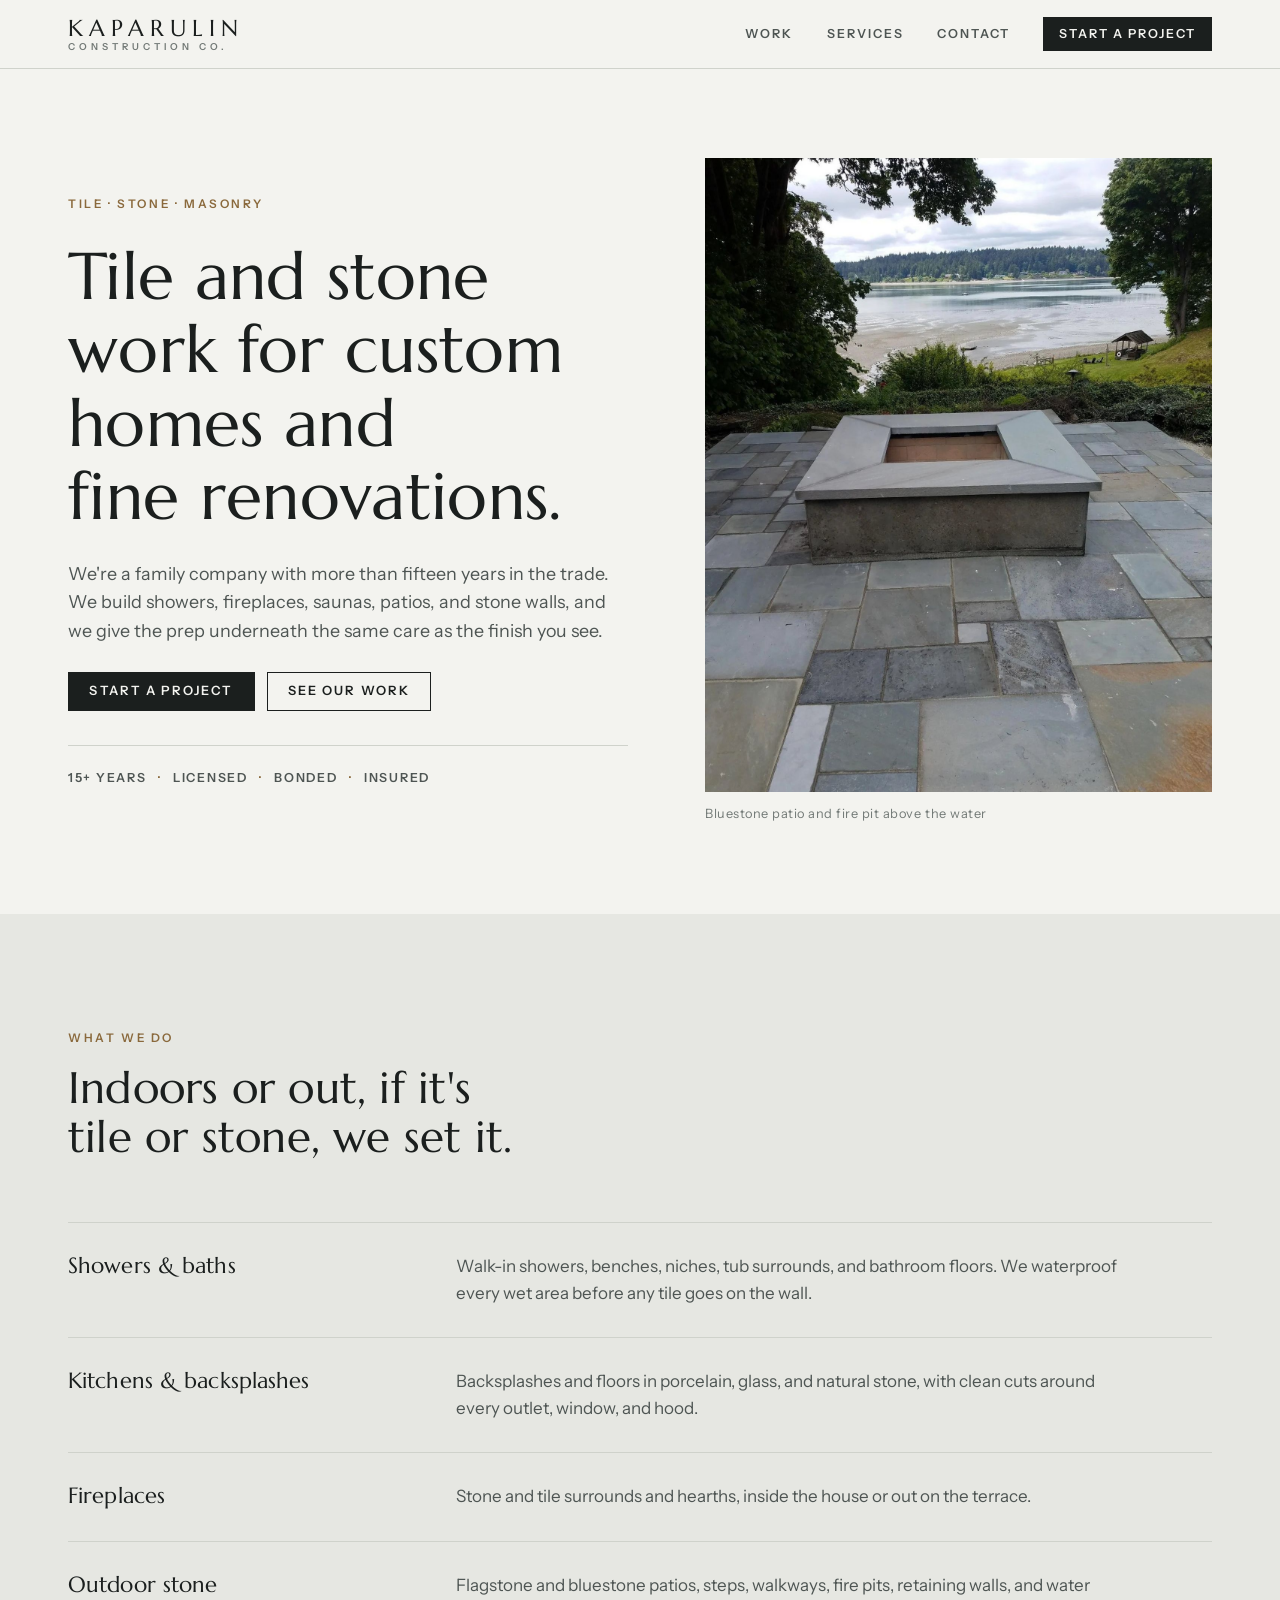
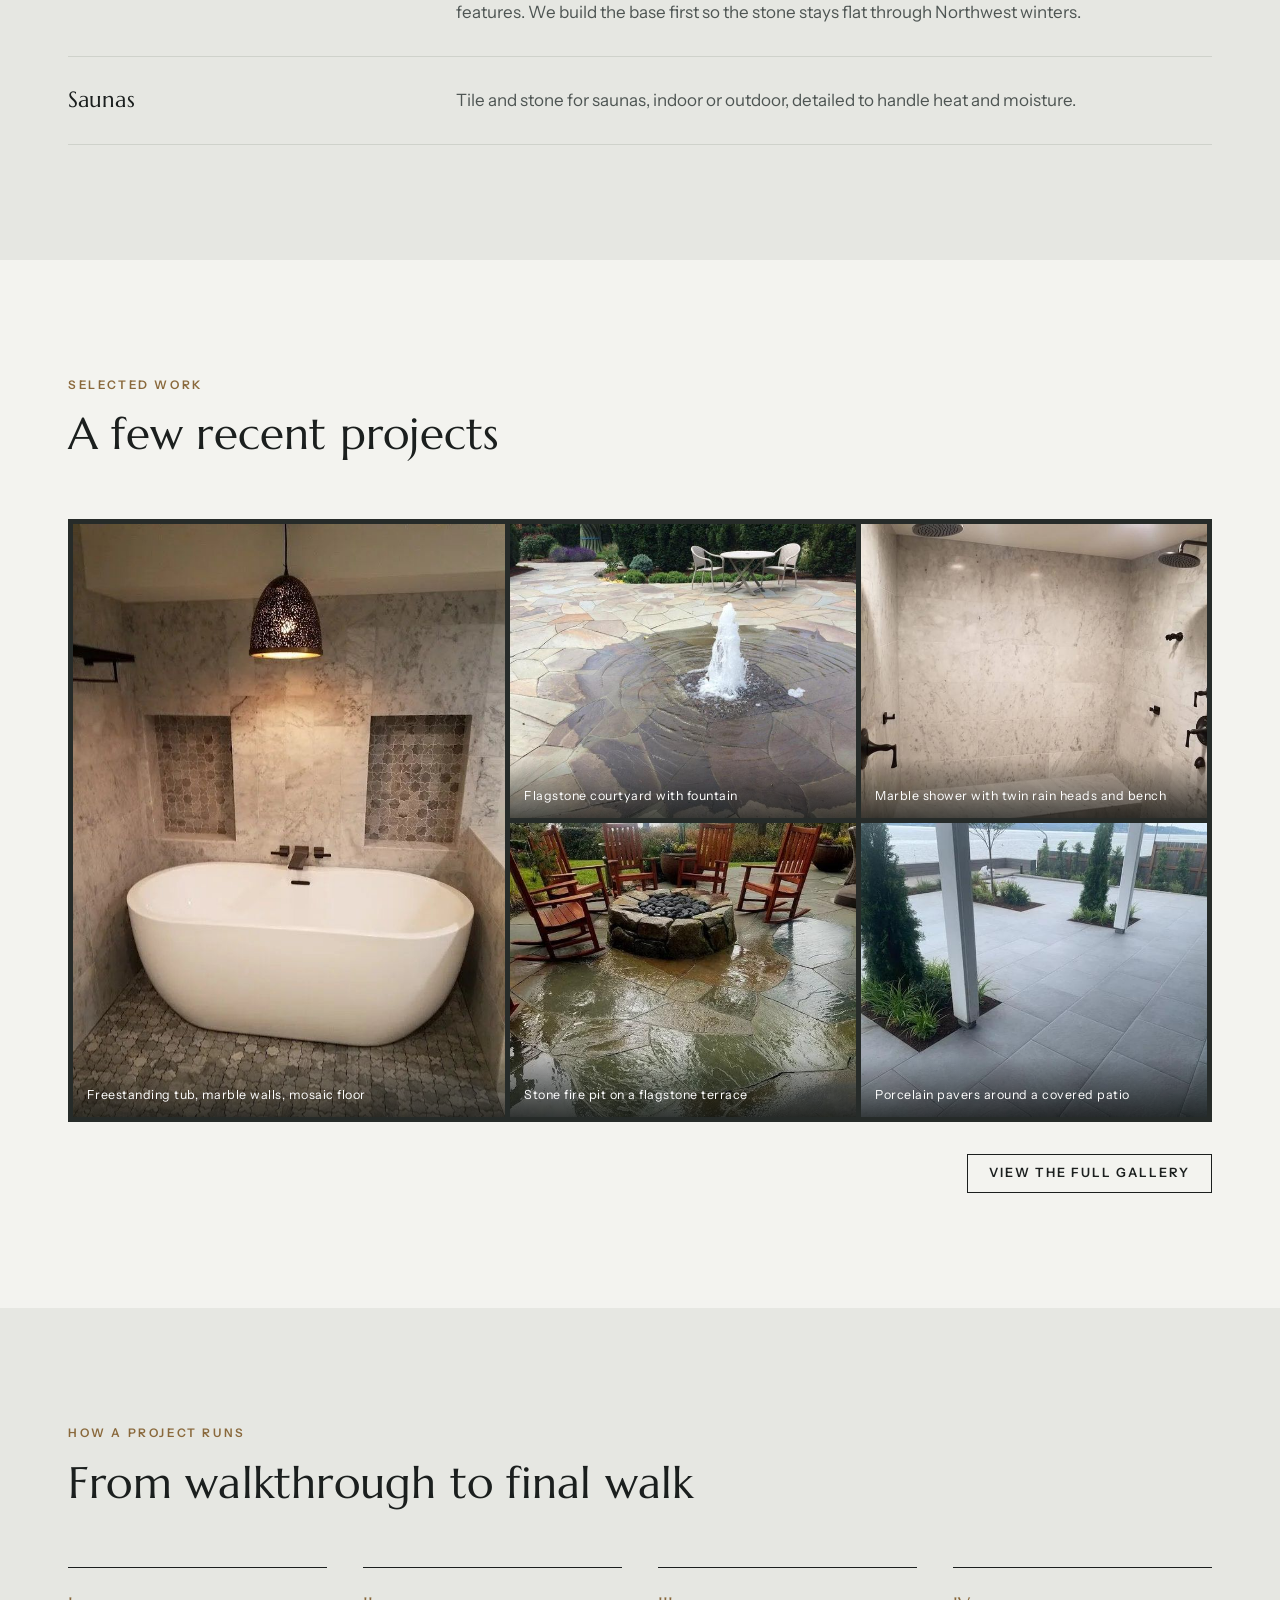
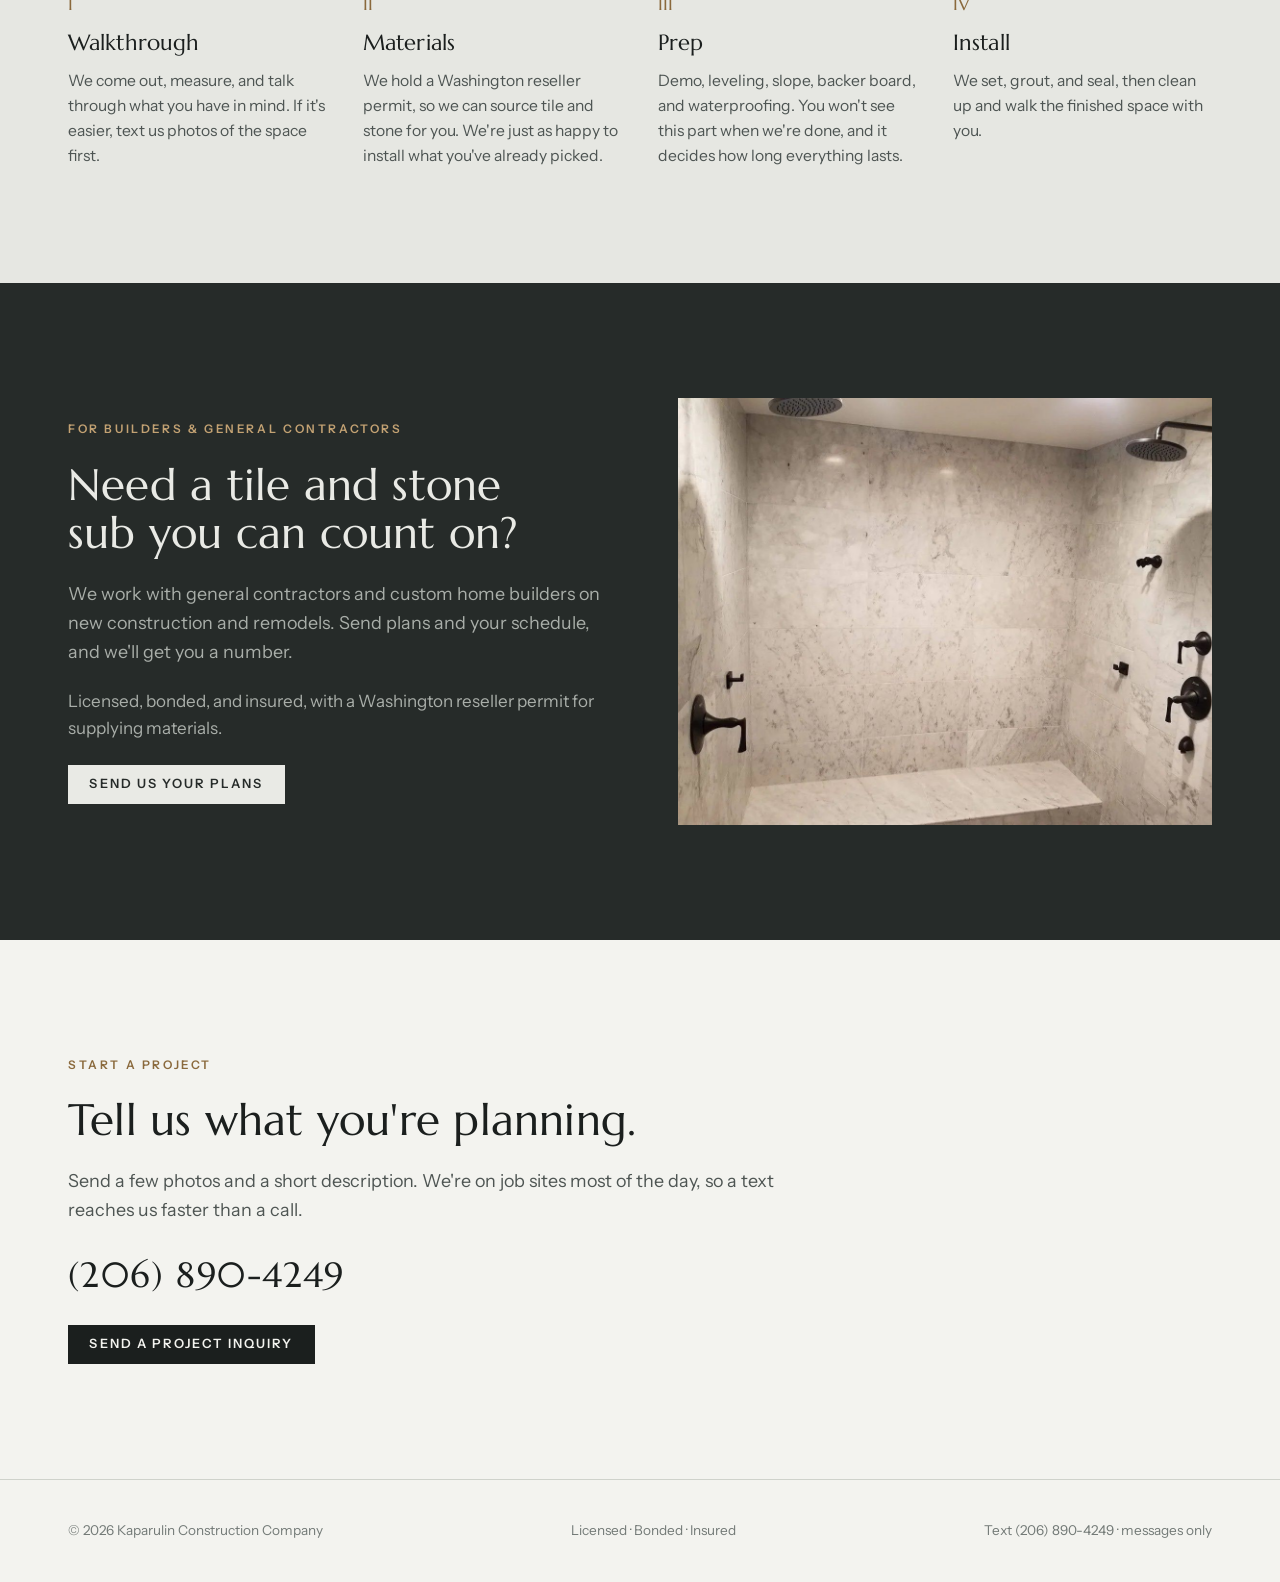
<file: index.html>
<!doctype html>
<html lang="en">
<head>
<meta charset="utf-8">
<meta name="viewport" content="width=device-width, initial-scale=1, viewport-fit=cover">
<title>Kaparulin Construction Company</title>
<meta name="description" content="Tile, stone, and masonry for custom homes and high-end renovations. Showers, backsplashes, fireplaces, saunas, patios, and outdoor stone. Licensed, bonded, and insured.">
<link rel="canonical" href="https://kaparulinconstruction.com/">
<meta property="og:title" content="Kaparulin Construction Company">
<meta property="og:description" content="Tile, stone, and masonry for custom homes and high-end renovations. Showers, backsplashes, fireplaces, saunas, patios, and outdoor stone. Licensed, bonded, and insured.">
<meta property="og:image" content="https://kaparulinconstruction.com/images/full/photo25.jpg">
<meta property="og:type" content="website">
<meta name="theme-color" content="#F3F3EF">
<link rel="icon" href="data:image/svg+xml,<svg xmlns='http://www.w3.org/2000/svg' viewBox='0 0 64 64'><rect width='64' height='64' fill='%23262B29'/><text x='32' y='44' font-family='Georgia,serif' font-size='34' text-anchor='middle' fill='%23E9EAE5'>K</text></svg>">
<link rel="preconnect" href="https://fonts.googleapis.com"><link rel="preconnect" href="https://fonts.gstatic.com" crossorigin><link rel="stylesheet" href="https://fonts.googleapis.com/css2?family=Instrument+Sans:wght@400;500;600&family=Marcellus&display=swap">
<link rel="stylesheet" href="style.css">
<script type="application/ld+json">{"@context": "https://schema.org", "@type": "HomeAndConstructionBusiness", "name": "Kaparulin Construction Company", "url": "https://kaparulinconstruction.com", "telephone": "+12068904249", "image": "https://kaparulinconstruction.com/images/full/photo25.jpg", "description": "Tile, stone, and masonry for custom homes and high-end renovations: showers, backsplashes, fireplaces, saunas, patios, and outdoor stone.", "areaServed": "Puget Sound, Washington"}</script>
</head>
<body>
<header class="site-header">
  <div class="wrap">
    <a class="mark" href="index.html" aria-label="Kaparulin Construction Company, home">
      <span class="mark__name">KAPARULIN</span>
      <span class="mark__sub">Construction Co.</span>
    </a>
    <nav class="nav" aria-label="Main">
      <a href="gallery.html">Work</a>
      <a class="hide-sm" href="index.html#services">Services</a>
      <a href="contact.html">Contact</a>
      <a class="btn" href="contact.html">Start a project</a>
    </nav>
  </div>
</header>

<main>
<section class="hero">
  <div class="wrap">
    <div class="hero__text">
      <p class="eyebrow">Tile &middot; Stone &middot; Masonry</p>
      <h1>Tile and stone work for custom homes and fine renovations.</h1>
      <p class="lede">We're a family company with more than fifteen years in the trade. We build showers, fireplaces, saunas, patios, and stone walls, and we give the prep underneath the same care as the finish you see.</p>
      <div class="hero__actions">
        <a class="btn" href="contact.html">Start a project</a>
        <a class="btn btn--ghost" href="gallery.html">See our work</a>
      </div>
      <ul class="creds">
        <li>15+ years</li>
        <li>Licensed</li>
        <li>Bonded</li>
        <li>Insured</li>
      </ul>
    </div>
    <figure class="hero__figure">
      <img src="images/full/photo25.jpg" alt="Bluestone patio and fire pit above the water" fetchpriority="high">
      <figcaption class="caption">Bluestone patio and fire pit above the water</figcaption>
    </figure>
  </div>
</section>

<section class="section section--band" id="services">
  <div class="wrap">
    <div class="section__head">
      <p class="eyebrow">What we do</p>
      <h2>Indoors or out, if it's tile or stone, we set it.</h2>
    </div>
    <ul class="services">
      <li class="service"><h3>Showers &amp; baths</h3><p>Walk-in showers, benches, niches, tub surrounds, and bathroom floors. We waterproof every wet area before any tile goes on the wall.</p></li>
      <li class="service"><h3>Kitchens &amp; backsplashes</h3><p>Backsplashes and floors in porcelain, glass, and natural stone, with clean cuts around every outlet, window, and hood.</p></li>
      <li class="service"><h3>Fireplaces</h3><p>Stone and tile surrounds and hearths, inside the house or out on the terrace.</p></li>
      <li class="service"><h3>Outdoor stone</h3><p>Flagstone and bluestone patios, steps, walkways, fire pits, retaining walls, and water features. We build the base first so the stone stays flat through Northwest winters.</p></li>
      <li class="service"><h3>Saunas</h3><p>Tile and stone for saunas, indoor or outdoor, detailed to handle heat and moisture.</p></li>
    </ul>
  </div>
</section>

<section class="section">
  <div class="wrap">
    <div class="section__head">
      <p class="eyebrow">Selected work</p>
      <h2>A few recent projects</h2>
    </div>
    <div class="tilewall">
      <a href="gallery.html"><img src="images/full/photo02.jpg" alt="Freestanding tub, marble walls, mosaic floor" loading="lazy" decoding="async"><span>Freestanding tub, marble walls, mosaic floor</span></a>
      <a href="gallery.html"><img src="images/thumb/photo29.jpg" alt="Flagstone courtyard with fountain" loading="lazy" decoding="async"><span>Flagstone courtyard with fountain</span></a>
      <a href="gallery.html"><img src="images/thumb/photo21.jpg" alt="Marble shower with twin rain heads and bench" loading="lazy" decoding="async"><span>Marble shower with twin rain heads and bench</span></a>
      <a href="gallery.html"><img src="images/thumb/photo03.jpg" alt="Stone fire pit on a flagstone terrace" loading="lazy" decoding="async"><span>Stone fire pit on a flagstone terrace</span></a>
      <a href="gallery.html"><img src="images/thumb/photo44.jpg" alt="Porcelain pavers around a covered patio" loading="lazy" decoding="async"><span>Porcelain pavers around a covered patio</span></a>
    </div>
    <div class="section__foot"><a class="btn btn--ghost" href="gallery.html">View the full gallery</a></div>
  </div>
</section>

<section class="section section--band">
  <div class="wrap">
    <div class="section__head">
      <p class="eyebrow">How a project runs</p>
      <h2>From walkthrough to final walk</h2>
    </div>
    <ol class="steps">
      <li><h3>Walkthrough</h3><p>We come out, measure, and talk through what you have in mind. If it's easier, text us photos of the space first.</p></li>
      <li><h3>Materials</h3><p>We hold a Washington reseller permit, so we can source tile and stone for you. We're just as happy to install what you've already picked.</p></li>
      <li><h3>Prep</h3><p>Demo, leveling, slope, backer board, and waterproofing. You won't see this part when we're done, and it decides how long everything lasts.</p></li>
      <li><h3>Install</h3><p>We set, grout, and seal, then clean up and walk the finished space with you.</p></li>
    </ol>
  </div>
</section>

<section class="section section--grout">
  <div class="wrap split">
    <div class="split__text">
      <p class="eyebrow">For builders &amp; general contractors</p>
      <h2>Need a tile and stone sub you can count on?</h2>
      <p class="lede">We work with general contractors and custom home builders on new construction and remodels. Send plans and your schedule, and we'll get you a number.</p>
      <p>Licensed, bonded, and insured, with a Washington reseller permit for supplying materials.</p>
      <div><a class="btn btn--light" href="contact.html">Send us your plans</a></div>
    </div>
    <img src="images/full/photo21.jpg" alt="Marble shower with twin rain heads and bench" loading="lazy" decoding="async">
  </div>
</section>

<section class="section">
  <div class="wrap cta">
    <p class="eyebrow">Start a project</p>
    <h2>Tell us what you're planning.</h2>
    <p class="lede">Send a few photos and a short description. We're on job sites most of the day, so a text reaches us faster than a call.</p>
    <a class="phone" href="sms:+12068904249">(206) 890-4249</a>
    <a class="btn" href="contact.html">Send a project inquiry</a>
  </div>
</section>
</main>
<footer class="site-footer">
  <div class="wrap">
    <div>&copy; <span data-year>2026</span> Kaparulin Construction Company</div>
    <div>Licensed &middot; Bonded &middot; Insured</div>
    <div>Text <a href="sms:+12068904249">(206) 890-4249</a> &middot; messages only</div>
  </div>
</footer>
<script src="main.js"></script>
</body>
</html>
</file>
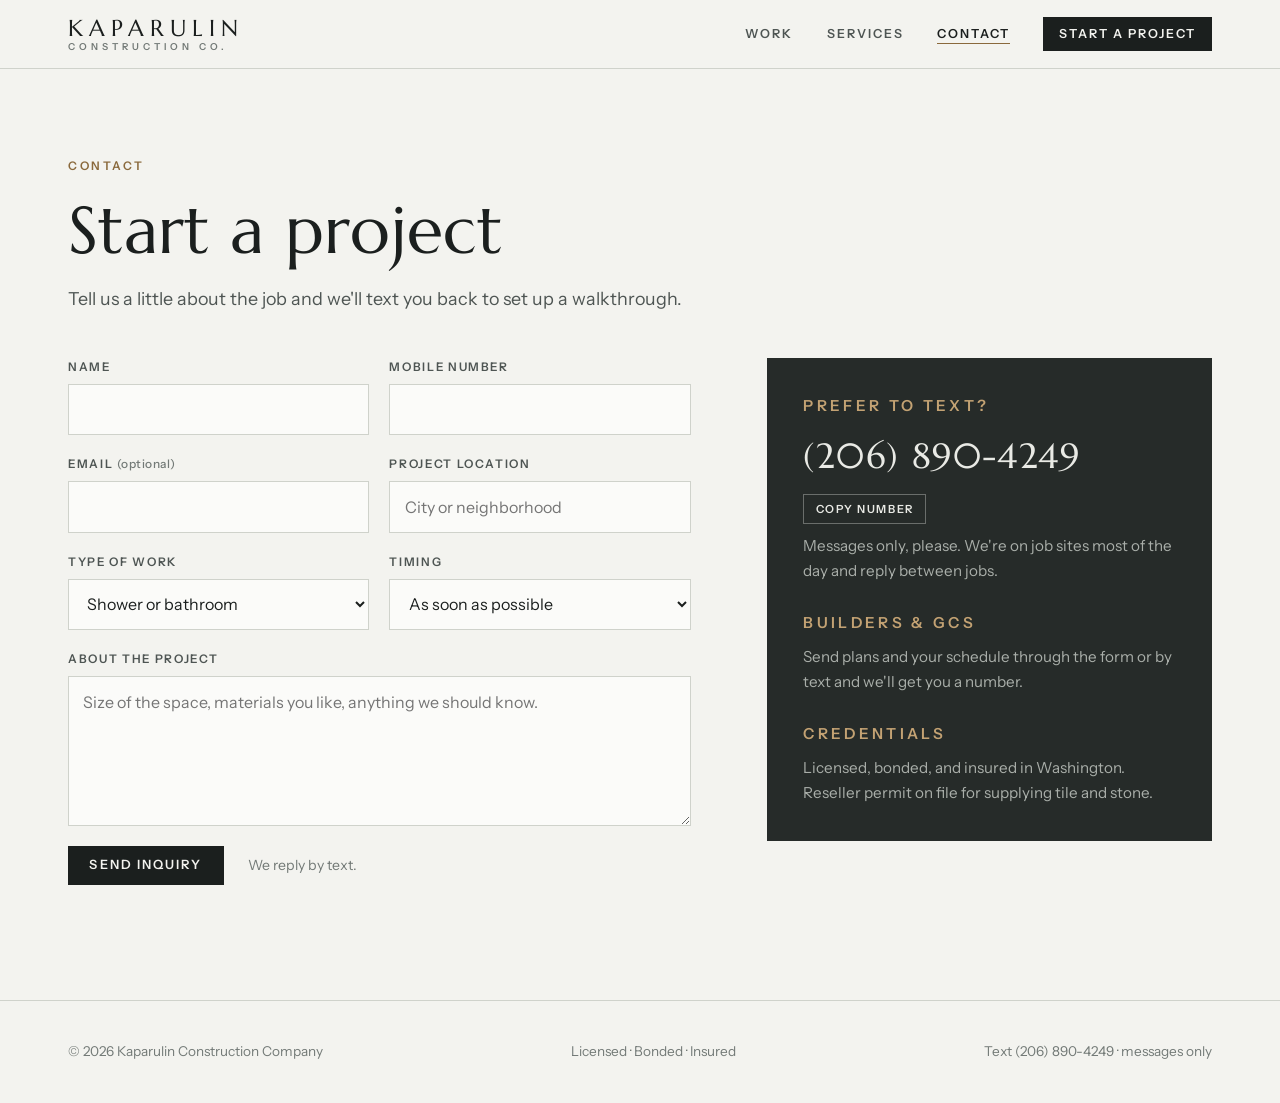
<file: contact.html>
<!doctype html>
<html lang="en">
<head>
<meta charset="utf-8">
<meta name="viewport" content="width=device-width, initial-scale=1, viewport-fit=cover">
<title>Contact | Kaparulin Construction Company</title>
<meta name="description" content="Start a tile, stone, or masonry project with Kaparulin Construction Company. Text (206) 890-4249 or send an inquiry.">
<link rel="canonical" href="https://kaparulinconstruction.com/contact.html">
<meta property="og:title" content="Contact | Kaparulin Construction Company">
<meta property="og:description" content="Start a tile, stone, or masonry project with Kaparulin Construction Company. Text (206) 890-4249 or send an inquiry.">
<meta property="og:image" content="https://kaparulinconstruction.com/images/full/photo25.jpg">
<meta property="og:type" content="website">
<meta name="theme-color" content="#F3F3EF">
<link rel="icon" href="data:image/svg+xml,<svg xmlns='http://www.w3.org/2000/svg' viewBox='0 0 64 64'><rect width='64' height='64' fill='%23262B29'/><text x='32' y='44' font-family='Georgia,serif' font-size='34' text-anchor='middle' fill='%23E9EAE5'>K</text></svg>">
<link rel="preconnect" href="https://fonts.googleapis.com"><link rel="preconnect" href="https://fonts.gstatic.com" crossorigin><link rel="stylesheet" href="https://fonts.googleapis.com/css2?family=Instrument+Sans:wght@400;500;600&family=Marcellus&display=swap">
<link rel="stylesheet" href="style.css">
</head>
<body>
<header class="site-header">
  <div class="wrap">
    <a class="mark" href="index.html" aria-label="Kaparulin Construction Company, home">
      <span class="mark__name">KAPARULIN</span>
      <span class="mark__sub">Construction Co.</span>
    </a>
    <nav class="nav" aria-label="Main">
      <a href="gallery.html">Work</a>
      <a class="hide-sm" href="index.html#services">Services</a>
      <a href="contact.html" aria-current="page">Contact</a>
      <a class="btn" href="contact.html">Start a project</a>
    </nav>
  </div>
</header>

<main>
<section class="page-head">
  <div class="wrap">
    <p class="eyebrow">Contact</p>
    <h1>Start a project</h1>
    <p class="lede">Tell us a little about the job and we'll text you back to set up a walkthrough.</p>
  </div>
</section>
<section class="section" style="padding-top:0">
  <div class="wrap contact">
    <form class="form" id="inquiry" novalidate>
      <div class="field">
        <label for="f-name">Name</label>
        <input id="f-name" name="name" autocomplete="name" required>
      </div>
      <div class="field">
        <label for="f-phone">Mobile number</label>
        <input id="f-phone" name="phone" type="tel" autocomplete="tel" required>
      </div>
      <div class="field">
        <label for="f-email">Email <em>(optional)</em></label>
        <input id="f-email" name="email" type="email" autocomplete="email">
      </div>
      <div class="field">
        <label for="f-city">Project location</label>
        <input id="f-city" name="location" placeholder="City or neighborhood" autocomplete="address-level2">
      </div>
      <div class="field">
        <label for="f-type">Type of work</label>
        <select id="f-type" name="project_type">
          <option>Shower or bathroom</option>
          <option>Kitchen or backsplash</option>
          <option>Fireplace</option>
          <option>Patio or outdoor stone</option>
          <option>Sauna</option>
          <option>Subcontract for a builder</option>
          <option>Something else</option>
        </select>
      </div>
      <div class="field">
        <label for="f-when">Timing</label>
        <select id="f-when" name="timing">
          <option>As soon as possible</option>
          <option>In the next 1 to 3 months</option>
          <option>In 3 to 6 months</option>
          <option>Still planning</option>
        </select>
      </div>
      <div class="field field--full">
        <label for="f-msg">About the project</label>
        <textarea id="f-msg" name="message" placeholder="Size of the space, materials you like, anything we should know." required></textarea>
      </div>
      <div class="form__foot">
        <button class="btn" type="submit">Send inquiry</button>
        <span class="form__note">We reply by text.</span>
      </div>
      <div class="status" id="status" role="status" hidden></div>
    </form>

    <aside class="aside">
      <div class="aside__block">
        <p class="eyebrow">Prefer to text?</p>
        <a class="phone" href="sms:+12068904249" id="phone">(206) 890-4249</a>
        <button class="copy" type="button" data-copy="(206) 890-4249">Copy number</button>
        <p>Messages only, please. We're on job sites most of the day and reply between jobs.</p>
      </div>
      <div class="aside__block">
        <p class="eyebrow">Builders &amp; GCs</p>
        <p>Send plans and your schedule through the form or by text and we'll get you a number.</p>
      </div>
      <div class="aside__block">
        <p class="eyebrow">Credentials</p>
        <p>Licensed, bonded, and insured in Washington. Reseller permit on file for supplying tile and stone.</p>
      </div>
    </aside>
  </div>
</section>
</main>
<footer class="site-footer">
  <div class="wrap">
    <div>&copy; <span data-year>2026</span> Kaparulin Construction Company</div>
    <div>Licensed &middot; Bonded &middot; Insured</div>
    <div>Text <a href="sms:+12068904249">(206) 890-4249</a> &middot; messages only</div>
  </div>
</footer>
<script src="main.js"></script>
</body>
</html>
</file>
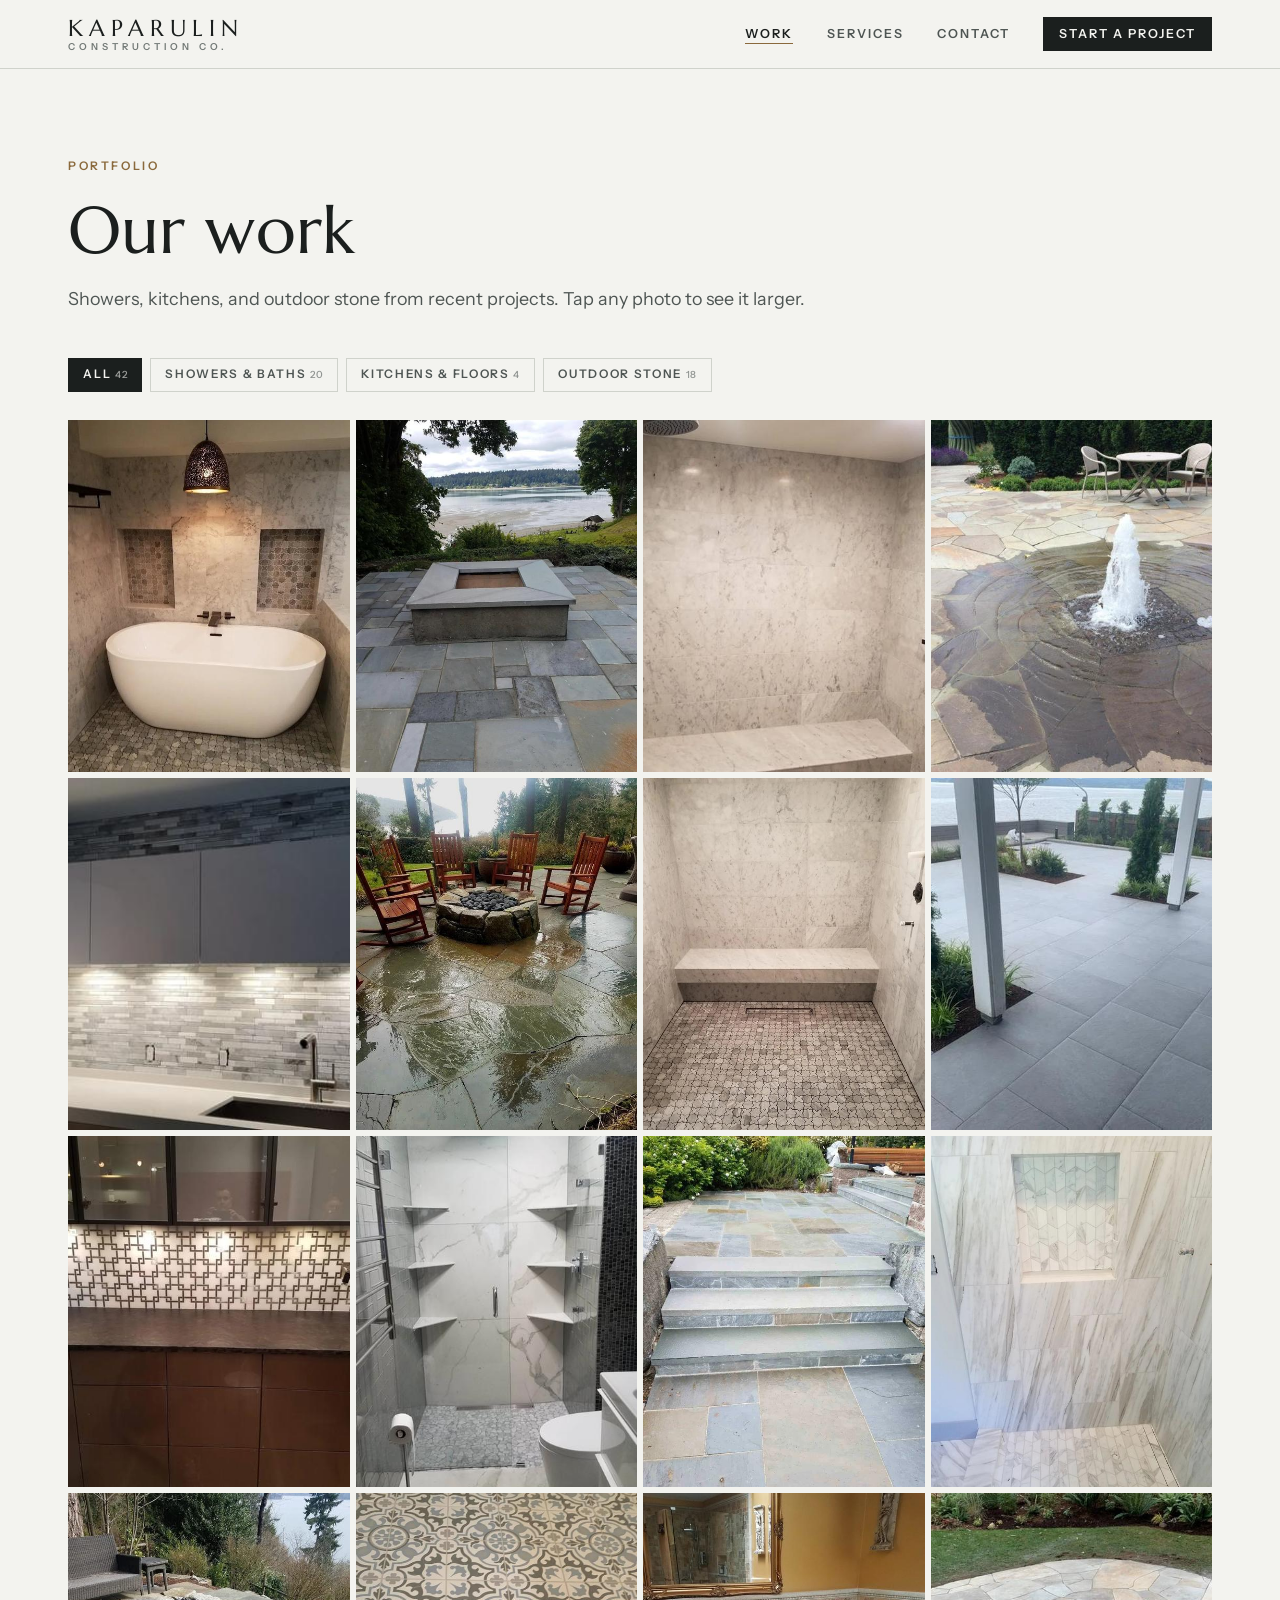
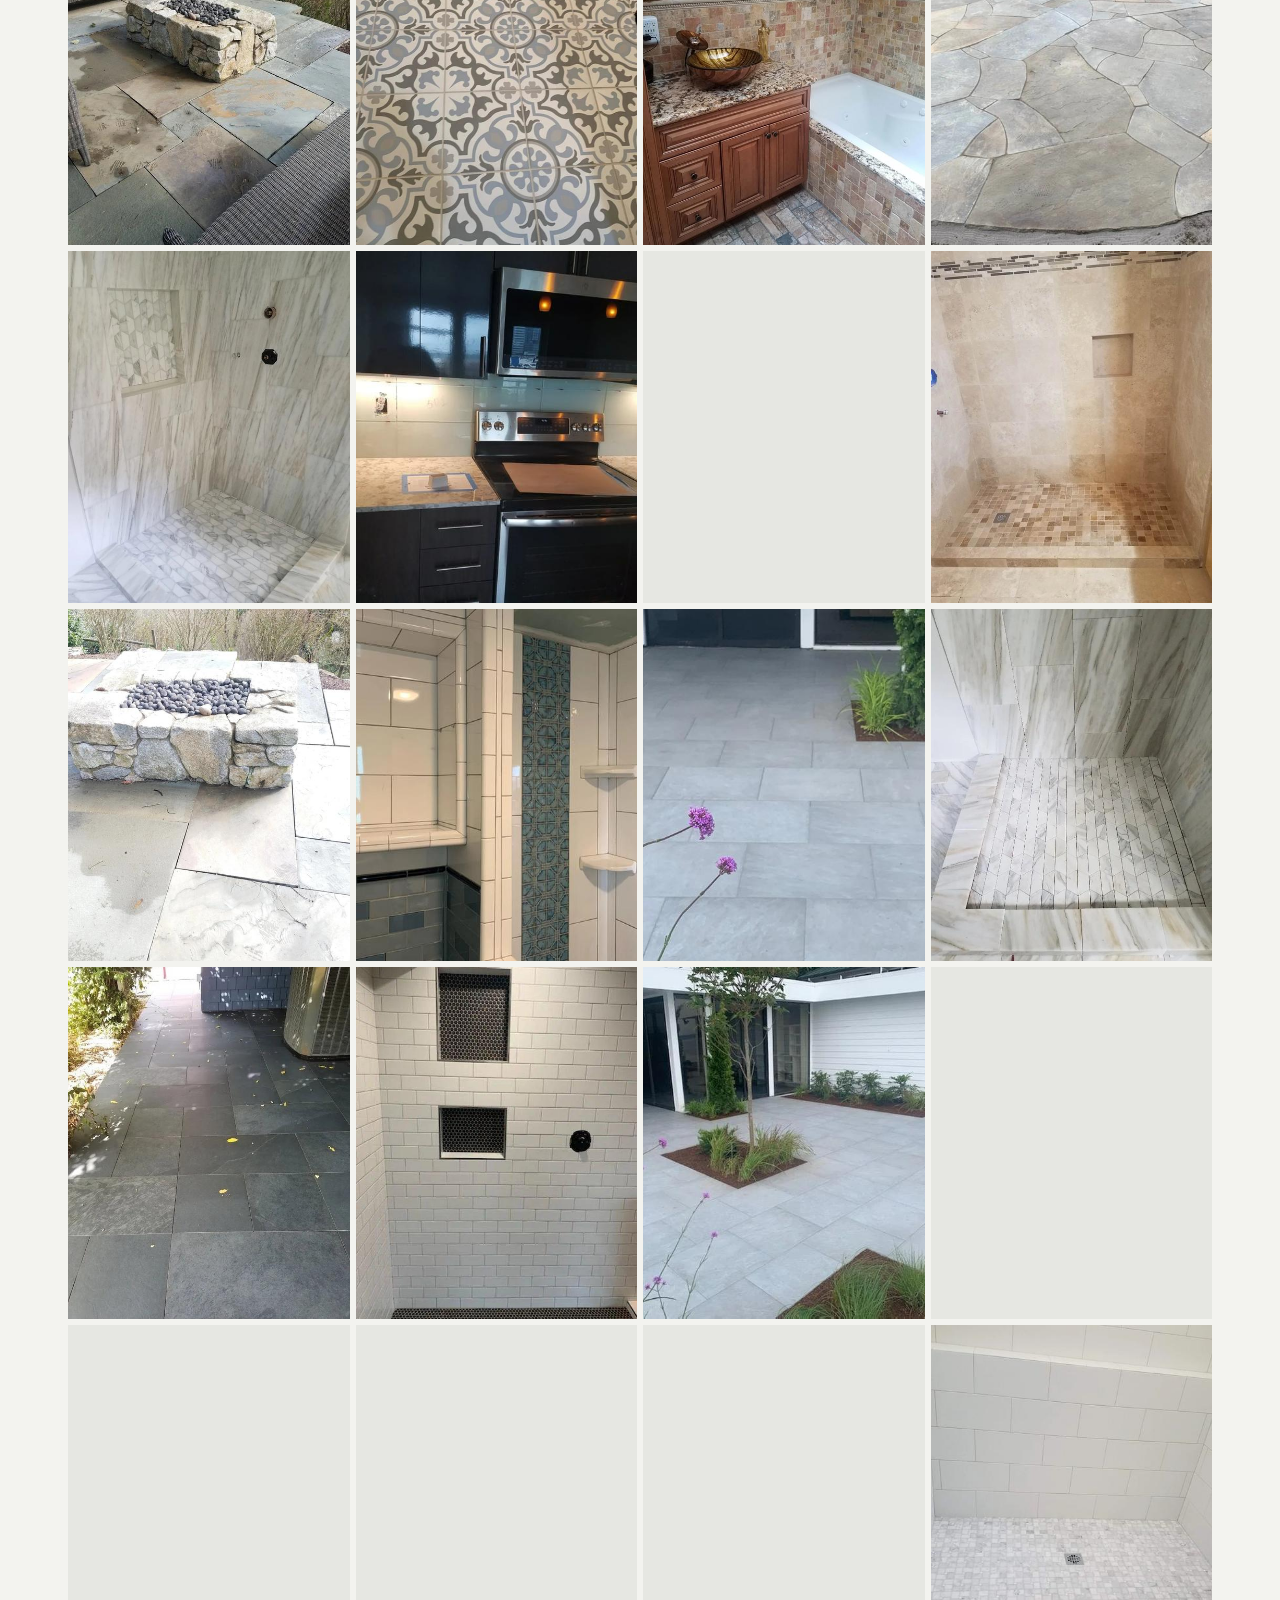
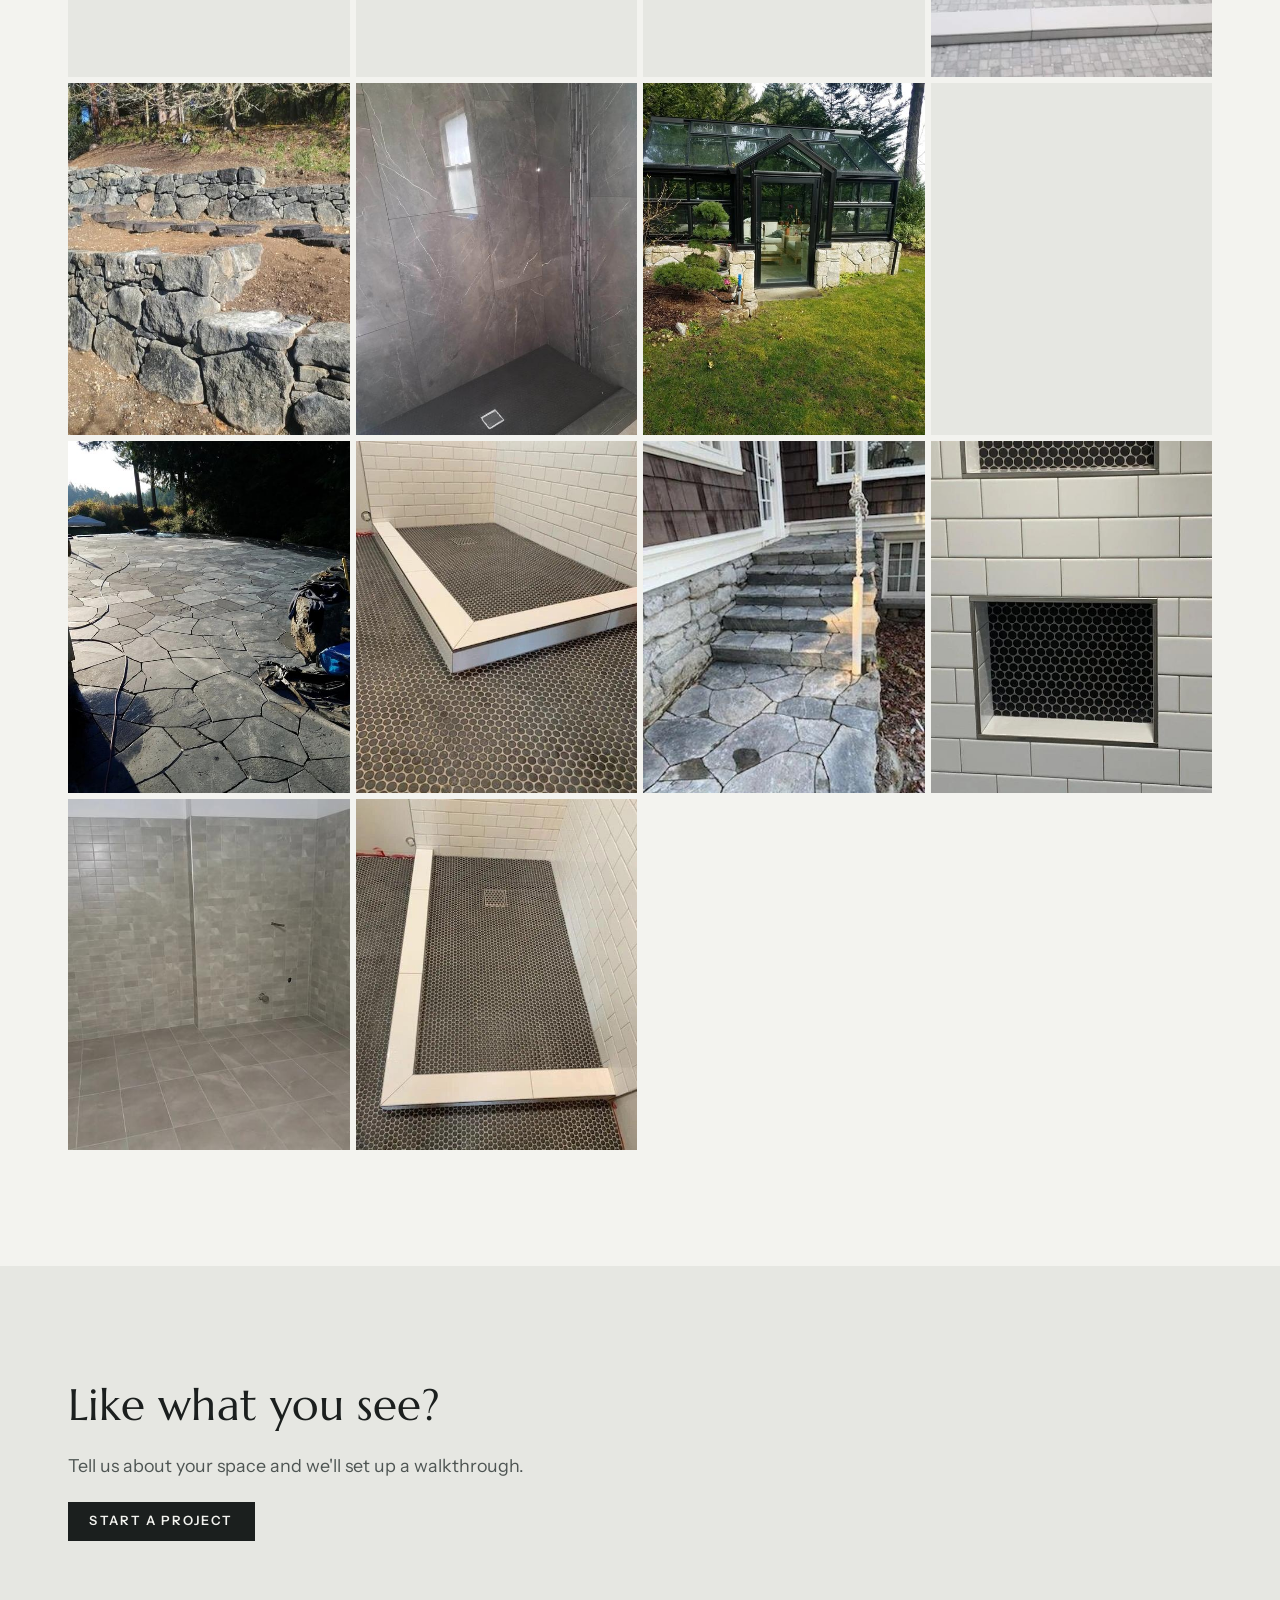
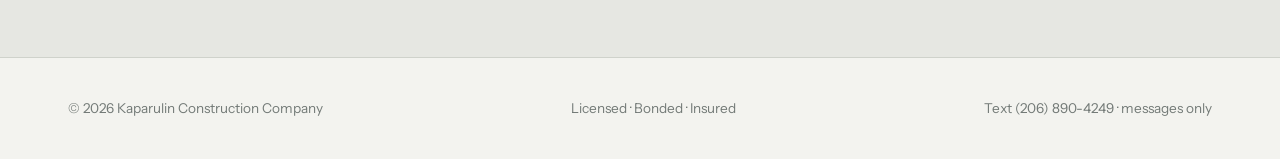
<file: gallery.html>
<!doctype html>
<html lang="en">
<head>
<meta charset="utf-8">
<meta name="viewport" content="width=device-width, initial-scale=1, viewport-fit=cover">
<title>Our Work | Kaparulin Construction Company</title>
<meta name="description" content="Showers, kitchens, fireplaces, and outdoor stone by Kaparulin Construction Company.">
<link rel="canonical" href="https://kaparulinconstruction.com/gallery.html">
<meta property="og:title" content="Our Work | Kaparulin Construction Company">
<meta property="og:description" content="Showers, kitchens, fireplaces, and outdoor stone by Kaparulin Construction Company.">
<meta property="og:image" content="https://kaparulinconstruction.com/images/full/photo25.jpg">
<meta property="og:type" content="website">
<meta name="theme-color" content="#F3F3EF">
<link rel="icon" href="data:image/svg+xml,<svg xmlns='http://www.w3.org/2000/svg' viewBox='0 0 64 64'><rect width='64' height='64' fill='%23262B29'/><text x='32' y='44' font-family='Georgia,serif' font-size='34' text-anchor='middle' fill='%23E9EAE5'>K</text></svg>">
<link rel="preconnect" href="https://fonts.googleapis.com"><link rel="preconnect" href="https://fonts.gstatic.com" crossorigin><link rel="stylesheet" href="https://fonts.googleapis.com/css2?family=Instrument+Sans:wght@400;500;600&family=Marcellus&display=swap">
<link rel="stylesheet" href="style.css">
</head>
<body>
<header class="site-header">
  <div class="wrap">
    <a class="mark" href="index.html" aria-label="Kaparulin Construction Company, home">
      <span class="mark__name">KAPARULIN</span>
      <span class="mark__sub">Construction Co.</span>
    </a>
    <nav class="nav" aria-label="Main">
      <a href="gallery.html" aria-current="page">Work</a>
      <a class="hide-sm" href="index.html#services">Services</a>
      <a href="contact.html">Contact</a>
      <a class="btn" href="contact.html">Start a project</a>
    </nav>
  </div>
</header>

<main>
<section class="page-head">
  <div class="wrap">
    <p class="eyebrow">Portfolio</p>
    <h1>Our work</h1>
    <p class="lede">Showers, kitchens, and outdoor stone from recent projects. Tap any photo to see it larger.</p>
  </div>
</section>
<section class="section" style="padding-top:0">
  <div class="wrap">
    <div class="filters" role="group" aria-label="Filter projects">
      <button class="filter" type="button" data-filter="all" aria-pressed="true">All<small>42</small></button>
      <button class="filter" type="button" data-filter="bath" aria-pressed="false">Showers & baths<small>20</small></button>
      <button class="filter" type="button" data-filter="kitchen" aria-pressed="false">Kitchens & floors<small>4</small></button>
      <button class="filter" type="button" data-filter="outdoor" aria-pressed="false">Outdoor stone<small>18</small></button>
    </div>
    <div class="grid" id="grid">
      <button type="button" data-cat="bath" data-full="images/full/photo02.jpg" data-cap="Freestanding tub, marble walls, mosaic floor" aria-label="Open photo: Freestanding tub, marble walls, mosaic floor"><img src="images/thumb/photo02.jpg" alt="Freestanding tub, marble walls, mosaic floor" loading="lazy" decoding="async"></button>
      <button type="button" data-cat="outdoor" data-full="images/full/photo25.jpg" data-cap="Bluestone patio and fire pit above the water" aria-label="Open photo: Bluestone patio and fire pit above the water"><img src="images/thumb/photo25.jpg" alt="Bluestone patio and fire pit above the water" loading="lazy" decoding="async"></button>
      <button type="button" data-cat="bath" data-full="images/full/photo21.jpg" data-cap="Marble shower with twin rain heads and bench" aria-label="Open photo: Marble shower with twin rain heads and bench"><img src="images/thumb/photo21.jpg" alt="Marble shower with twin rain heads and bench" loading="lazy" decoding="async"></button>
      <button type="button" data-cat="outdoor" data-full="images/full/photo29.jpg" data-cap="Flagstone courtyard with fountain" aria-label="Open photo: Flagstone courtyard with fountain"><img src="images/thumb/photo29.jpg" alt="Flagstone courtyard with fountain" loading="lazy" decoding="async"></button>
      <button type="button" data-cat="kitchen" data-full="images/full/photo32.jpg" data-cap="Glass tile backsplash under floating cabinets" aria-label="Open photo: Glass tile backsplash under floating cabinets"><img src="images/thumb/photo32.jpg" alt="Glass tile backsplash under floating cabinets" loading="lazy" decoding="async"></button>
      <button type="button" data-cat="outdoor" data-full="images/full/photo03.jpg" data-cap="Stone fire pit on a flagstone terrace" aria-label="Open photo: Stone fire pit on a flagstone terrace"><img src="images/thumb/photo03.jpg" alt="Stone fire pit on a flagstone terrace" loading="lazy" decoding="async"></button>
      <button type="button" data-cat="bath" data-full="images/full/photo11.jpg" data-cap="Marble shower with bench and mosaic floor" aria-label="Open photo: Marble shower with bench and mosaic floor"><img src="images/thumb/photo11.jpg" alt="Marble shower with bench and mosaic floor" loading="lazy" decoding="async"></button>
      <button type="button" data-cat="outdoor" data-full="images/full/photo44.jpg" data-cap="Porcelain pavers around a covered patio" aria-label="Open photo: Porcelain pavers around a covered patio"><img src="images/thumb/photo44.jpg" alt="Porcelain pavers around a covered patio" loading="lazy" decoding="async"></button>
      <button type="button" data-cat="kitchen" data-full="images/full/photo10.jpg" data-cap="Patterned backsplash over dark cabinetry" aria-label="Open photo: Patterned backsplash over dark cabinetry"><img src="images/thumb/photo10.jpg" alt="Patterned backsplash over dark cabinetry" loading="lazy" decoding="async"></button>
      <button type="button" data-cat="bath" data-full="images/full/photo08.jpg" data-cap="Large-format shower with corner shelves" aria-label="Open photo: Large-format shower with corner shelves"><img src="images/thumb/photo08.jpg" alt="Large-format shower with corner shelves" loading="lazy" decoding="async"></button>
      <button type="button" data-cat="outdoor" data-full="images/full/photo26.jpg" data-cap="Bluestone steps and terrace" aria-label="Open photo: Bluestone steps and terrace"><img src="images/thumb/photo26.jpg" alt="Bluestone steps and terrace" loading="lazy" decoding="async"></button>
      <button type="button" data-cat="bath" data-full="images/full/photo27.jpg" data-cap="Marble-look shower with feature niche" aria-label="Open photo: Marble-look shower with feature niche"><img src="images/thumb/photo27.jpg" alt="Marble-look shower with feature niche" loading="lazy" decoding="async"></button>
      <button type="button" data-cat="outdoor" data-full="images/full/photo01.jpg" data-cap="Stacked stone fire pit on slate" aria-label="Open photo: Stacked stone fire pit on slate"><img src="images/thumb/photo01.jpg" alt="Stacked stone fire pit on slate" loading="lazy" decoding="async"></button>
      <button type="button" data-cat="kitchen" data-full="images/full/photo42.jpg" data-cap="Patterned cement-look floor tile" aria-label="Open photo: Patterned cement-look floor tile"><img src="images/thumb/photo42.jpg" alt="Patterned cement-look floor tile" loading="lazy" decoding="async"></button>
      <button type="button" data-cat="bath" data-full="images/full/photo17.jpg" data-cap="Travertine tub surround and vanity backsplash" aria-label="Open photo: Travertine tub surround and vanity backsplash"><img src="images/thumb/photo17.jpg" alt="Travertine tub surround and vanity backsplash" loading="lazy" decoding="async"></button>
      <button type="button" data-cat="outdoor" data-full="images/full/photo40.jpg" data-cap="Round flagstone patio" aria-label="Open photo: Round flagstone patio"><img src="images/thumb/photo40.jpg" alt="Round flagstone patio" loading="lazy" decoding="async"></button>
      <button type="button" data-cat="bath" data-full="images/full/photo31.jpg" data-cap="Marble-look shower with recessed niche" aria-label="Open photo: Marble-look shower with recessed niche"><img src="images/thumb/photo31.jpg" alt="Marble-look shower with recessed niche" loading="lazy" decoding="async"></button>
      <button type="button" data-cat="kitchen" data-full="images/full/photo05.jpg" data-cap="Kitchen backsplash with under-cabinet lighting" aria-label="Open photo: Kitchen backsplash with under-cabinet lighting"><img src="images/thumb/photo05.jpg" alt="Kitchen backsplash with under-cabinet lighting" loading="lazy" decoding="async"></button>
      <button type="button" data-cat="outdoor" data-full="images/full/photo22.jpg" data-cap="Fire pit terrace in wet-laid flagstone" aria-label="Open photo: Fire pit terrace in wet-laid flagstone"><img src="images/thumb/photo22.jpg" alt="Fire pit terrace in wet-laid flagstone" loading="lazy" decoding="async"></button>
      <button type="button" data-cat="bath" data-full="images/full/photo28.jpg" data-cap="Travertine shower with mosaic floor" aria-label="Open photo: Travertine shower with mosaic floor"><img src="images/thumb/photo28.jpg" alt="Travertine shower with mosaic floor" loading="lazy" decoding="async"></button>
      <button type="button" data-cat="outdoor" data-full="images/full/photo12.jpg" data-cap="Stone fire pit with lava rock" aria-label="Open photo: Stone fire pit with lava rock"><img src="images/thumb/photo12.jpg" alt="Stone fire pit with lava rock" loading="lazy" decoding="async"></button>
      <button type="button" data-cat="bath" data-full="images/full/photo41.jpg" data-cap="Subway tile bath with glass accent stripe" aria-label="Open photo: Subway tile bath with glass accent stripe"><img src="images/thumb/photo41.jpg" alt="Subway tile bath with glass accent stripe" loading="lazy" decoding="async"></button>
      <button type="button" data-cat="outdoor" data-full="images/full/photo43.jpg" data-cap="Porcelain courtyard with planting beds" aria-label="Open photo: Porcelain courtyard with planting beds"><img src="images/thumb/photo43.jpg" alt="Porcelain courtyard with planting beds" loading="lazy" decoding="async"></button>
      <button type="button" data-cat="bath" data-full="images/full/photo33.jpg" data-cap="Marble-look shower floor and walls" aria-label="Open photo: Marble-look shower floor and walls"><img src="images/thumb/photo33.jpg" alt="Marble-look shower floor and walls" loading="lazy" decoding="async"></button>
      <button type="button" data-cat="outdoor" data-full="images/full/photo24.jpg" data-cap="Bluestone walkway" aria-label="Open photo: Bluestone walkway"><img src="images/thumb/photo24.jpg" alt="Bluestone walkway" loading="lazy" decoding="async"></button>
      <button type="button" data-cat="bath" data-full="images/full/photo36.jpg" data-cap="Subway tile shower with hex niches" aria-label="Open photo: Subway tile shower with hex niches"><img src="images/thumb/photo36.jpg" alt="Subway tile shower with hex niches" loading="lazy" decoding="async"></button>
      <button type="button" data-cat="outdoor" data-full="images/full/photo45.jpg" data-cap="Courtyard in large-format porcelain" aria-label="Open photo: Courtyard in large-format porcelain"><img src="images/thumb/photo45.jpg" alt="Courtyard in large-format porcelain" loading="lazy" decoding="async"></button>
      <button type="button" data-cat="bath" data-full="images/full/photo07.jpg" data-cap="Natural stone bathroom floor and shower" aria-label="Open photo: Natural stone bathroom floor and shower"><img src="images/thumb/photo07.jpg" alt="Natural stone bathroom floor and shower" loading="lazy" decoding="async"></button>
      <button type="button" data-cat="outdoor" data-full="images/full/photo34.jpg" data-cap="Stone path set into pavers" aria-label="Open photo: Stone path set into pavers"><img src="images/thumb/photo34.jpg" alt="Stone path set into pavers" loading="lazy" decoding="async"></button>
      <button type="button" data-cat="bath" data-full="images/full/photo30.jpg" data-cap="Marble-look floor in a walk-in shower" aria-label="Open photo: Marble-look floor in a walk-in shower"><img src="images/thumb/photo30.jpg" alt="Marble-look floor in a walk-in shower" loading="lazy" decoding="async"></button>
      <button type="button" data-cat="outdoor" data-full="images/full/photo46.jpg" data-cap="Flagstone around a steel fire bowl" aria-label="Open photo: Flagstone around a steel fire bowl"><img src="images/thumb/photo46.jpg" alt="Flagstone around a steel fire bowl" loading="lazy" decoding="async"></button>
      <button type="button" data-cat="bath" data-full="images/full/photo04.jpg" data-cap="Walk-in shower with mosaic floor" aria-label="Open photo: Walk-in shower with mosaic floor"><img src="images/thumb/photo04.jpg" alt="Walk-in shower with mosaic floor" loading="lazy" decoding="async"></button>
      <button type="button" data-cat="outdoor" data-full="images/full/photo47.jpg" data-cap="Dry-stacked stone retaining wall" aria-label="Open photo: Dry-stacked stone retaining wall"><img src="images/thumb/photo47.jpg" alt="Dry-stacked stone retaining wall" loading="lazy" decoding="async"></button>
      <button type="button" data-cat="bath" data-full="images/full/photo15.jpg" data-cap="Large-format shower with linear niche" aria-label="Open photo: Large-format shower with linear niche"><img src="images/thumb/photo15.jpg" alt="Large-format shower with linear niche" loading="lazy" decoding="async"></button>
      <button type="button" data-cat="outdoor" data-full="images/full/photo19.jpg" data-cap="Stone base for a garden greenhouse" aria-label="Open photo: Stone base for a garden greenhouse"><img src="images/thumb/photo19.jpg" alt="Stone base for a garden greenhouse" loading="lazy" decoding="async"></button>
      <button type="button" data-cat="bath" data-full="images/full/photo09.jpg" data-cap="Shower with river-pebble floor" aria-label="Open photo: Shower with river-pebble floor"><img src="images/thumb/photo09.jpg" alt="Shower with river-pebble floor" loading="lazy" decoding="async"></button>
      <button type="button" data-cat="outdoor" data-full="images/full/photo14.jpg" data-cap="Flagstone terrace during install" aria-label="Open photo: Flagstone terrace during install"><img src="images/thumb/photo14.jpg" alt="Flagstone terrace during install" loading="lazy" decoding="async"></button>
      <button type="button" data-cat="bath" data-full="images/full/photo35.jpg" data-cap="Subway tile shower with hex mosaic floor" aria-label="Open photo: Subway tile shower with hex mosaic floor"><img src="images/thumb/photo35.jpg" alt="Subway tile shower with hex mosaic floor" loading="lazy" decoding="async"></button>
      <button type="button" data-cat="outdoor" data-full="images/full/photo38.jpg" data-cap="Flagstone steps and landing" aria-label="Open photo: Flagstone steps and landing"><img src="images/thumb/photo38.jpg" alt="Flagstone steps and landing" loading="lazy" decoding="async"></button>
      <button type="button" data-cat="bath" data-full="images/full/photo39.jpg" data-cap="Hex mosaic niche in subway tile" aria-label="Open photo: Hex mosaic niche in subway tile"><img src="images/thumb/photo39.jpg" alt="Hex mosaic niche in subway tile" loading="lazy" decoding="async"></button>
      <button type="button" data-cat="bath" data-full="images/full/photo06.jpg" data-cap="Stone-look tile shower" aria-label="Open photo: Stone-look tile shower"><img src="images/thumb/photo06.jpg" alt="Stone-look tile shower" loading="lazy" decoding="async"></button>
      <button type="button" data-cat="bath" data-full="images/full/photo37.jpg" data-cap="Hex mosaic shower floor with marble curb" aria-label="Open photo: Hex mosaic shower floor with marble curb"><img src="images/thumb/photo37.jpg" alt="Hex mosaic shower floor with marble curb" loading="lazy" decoding="async"></button>
    </div>
  </div>
</section>
<section class="section section--band">
  <div class="wrap cta">
    <h2>Like what you see?</h2>
    <p class="lede">Tell us about your space and we'll set up a walkthrough.</p>
    <a class="btn" href="contact.html">Start a project</a>
  </div>
</section>
</main>
<dialog class="lightbox" id="lightbox" aria-label="Photo viewer">
  <div class="lightbox__inner">
    <img id="lb-img" alt="">
    <p class="lightbox__cap" id="lb-cap"></p>
    <button class="lightbox__btn lightbox__close" type="button" data-lb="close" aria-label="Close">&#x2715;</button>
    <button class="lightbox__btn lightbox__prev" type="button" data-lb="prev" aria-label="Previous photo">&#x2039;</button>
    <button class="lightbox__btn lightbox__next" type="button" data-lb="next" aria-label="Next photo">&#x203A;</button>
  </div>
</dialog>
<footer class="site-footer">
  <div class="wrap">
    <div>&copy; <span data-year>2026</span> Kaparulin Construction Company</div>
    <div>Licensed &middot; Bonded &middot; Insured</div>
    <div>Text <a href="sms:+12068904249">(206) 890-4249</a> &middot; messages only</div>
  </div>
</footer>
<script src="main.js"></script>
</body>
</html>
</file>
<file: style.css>
/* Kaparulin Construction Company */
:root {
  --page: #F3F3EF;
  --band: #E6E7E2;
  --line: #CFD2CB;
  --ink: #1B1F1E;
  --ink-2: #4E5553;
  --ink-3: #737A77;
  --bronze: #8A693C;
  --bronze-deep: #6E522B;
  --grout: #262B29;
  --on-grout: #E9EAE5;
  --on-grout-2: #A9AEA9;
  --display: "Marcellus", "Trajan Pro", Georgia, "Times New Roman", serif;
  --body: "Instrument Sans", "Helvetica Neue", Arial, system-ui, sans-serif;
  --gutter: clamp(16px, 4vw, 48px);
  --max: 1240px;
  color-scheme: light;
}

*, *::before, *::after { box-sizing: border-box; }
html { -webkit-text-size-adjust: 100%; scroll-behavior: smooth; }
body {
  margin: 0;
  background: var(--page);
  color: var(--ink);
  font-family: var(--body);
  font-size: 17px;
  line-height: 1.6;
  -webkit-font-smoothing: antialiased;
}
img { display: block; max-width: 100%; height: auto; }
a { color: inherit; }
[hidden] { display: none !important; }

.wrap { width: 100%; max-width: var(--max); margin-inline: auto; padding-inline: var(--gutter); }

h1, h2, h3 {
  font-family: var(--display);
  font-weight: 400;
  line-height: 1.12;
  letter-spacing: 0.005em;
  text-wrap: balance;
  margin: 0;
}
h1 { font-size: clamp(2.35rem, 5.2vw, 4.1rem); }
h2 { font-size: clamp(1.9rem, 3.4vw, 2.75rem); }
h3 { font-size: 1.4rem; }
p { margin: 0; max-width: 62ch; }

.eyebrow {
  font-family: var(--body);
  font-size: 0.74rem;
  font-weight: 600;
  letter-spacing: 0.22em;
  text-transform: uppercase;
  color: var(--bronze);
}
.lede { font-size: 1.12rem; color: var(--ink-2); }

/* Buttons */
.btn {
  display: inline-flex; align-items: center; justify-content: center; gap: 0.6em;
  padding: 0.95em 1.6em;
  font: 600 0.8rem/1 var(--body);
  letter-spacing: 0.16em; text-transform: uppercase;
  text-decoration: none;
  border: 1px solid var(--ink);
  background: var(--ink); color: var(--page);
  cursor: pointer;
  transition: background .2s, color .2s, border-color .2s;
}
.btn:hover { background: var(--bronze-deep); border-color: var(--bronze-deep); }
.btn--ghost { background: transparent; color: var(--ink); }
.btn--ghost:hover { background: var(--ink); color: var(--page); border-color: var(--ink); }
.btn--light { background: var(--on-grout); color: var(--grout); border-color: var(--on-grout); }
.btn--light:hover { background: transparent; color: var(--on-grout); border-color: var(--on-grout); }
a:focus-visible, button:focus-visible, input:focus-visible, select:focus-visible, textarea:focus-visible {
  outline: 2px solid var(--bronze); outline-offset: 3px;
}

/* Header */
.site-header {
  position: sticky; top: env(safe-area-inset-top, 0px); z-index: 20;
  background: color-mix(in srgb, var(--page) 90%, transparent);
  backdrop-filter: blur(10px); -webkit-backdrop-filter: blur(10px);
  border-bottom: 1px solid var(--line);
}
.site-header .wrap { display: flex; align-items: center; justify-content: space-between; gap: 24px; padding-block: 16px; }
.mark { display: grid; gap: 3px; text-decoration: none; line-height: 1; }
.mark__name { font-family: var(--display); font-size: 1.45rem; letter-spacing: 0.26em; margin-right: -0.26em; }
.mark__sub { font-size: 0.6rem; font-weight: 600; letter-spacing: 0.42em; color: var(--ink-3); text-transform: uppercase; }
.nav { display: flex; align-items: center; gap: clamp(14px, 2.6vw, 34px); }
.nav a { font-size: 0.78rem; font-weight: 600; letter-spacing: 0.16em; text-transform: uppercase; text-decoration: none; color: var(--ink-2); }
.nav a:hover, .nav a[aria-current="page"] { color: var(--ink); }
.nav a[aria-current="page"] { box-shadow: inset 0 -1px 0 var(--bronze); }
.nav .btn { color: var(--page); padding: 0.8em 1.2em; }
.nav .btn:hover { color: var(--page); }

/* Hero */
.hero .wrap {
  display: grid; grid-template-columns: 1.05fr 0.95fr; gap: clamp(32px, 6vw, 88px);
  align-items: center; padding-block: clamp(40px, 7vw, 96px);
}
.hero__text { display: grid; gap: 26px; }
.hero__actions { display: flex; flex-wrap: wrap; gap: 12px; }
.hero__figure { margin: 0; display: grid; gap: 12px; }
.hero__figure img { width: 100%; aspect-ratio: 4 / 5; object-fit: cover; }
.caption { font-size: 0.8rem; color: var(--ink-3); letter-spacing: 0.04em; }

.creds {
  display: flex; flex-wrap: wrap; gap: 10px 0;
  list-style: none; margin: 8px 0 0; padding: 22px 0 0;
  border-top: 1px solid var(--line);
  font-size: 0.78rem; font-weight: 600; letter-spacing: 0.14em; text-transform: uppercase; color: var(--ink-2);
}
.creds li:not(:last-child)::after { content: "·"; margin-inline: 0.9em; color: var(--bronze); }

/* Sections */
.section { padding-block: clamp(64px, 9vw, 120px); }
.section--band { background: var(--band); }
.section--grout { background: var(--grout); color: var(--on-grout); }
.section--grout .lede, .section--grout p { color: var(--on-grout-2); }
.section--grout .eyebrow { color: #C3A273; }
.section__head { display: grid; gap: 16px; margin-bottom: clamp(36px, 5vw, 60px); max-width: 720px; }

/* Services */
.services { list-style: none; margin: 0; padding: 0; border-top: 1px solid var(--line); }
.service {
  display: grid; grid-template-columns: minmax(180px, 0.9fr) 2fr; gap: 12px 48px;
  padding-block: 30px; border-bottom: 1px solid var(--line);
}
.service p { color: var(--ink-2); }

/* Featured work, set like tile with dark grout joints */
.tilewall {
  display: grid; grid-template-columns: 1.25fr 1fr 1fr; grid-template-rows: repeat(2, minmax(0, 1fr));
  gap: 5px; padding: 5px; background: var(--grout);
}
.tilewall a { position: relative; display: block; overflow: hidden; min-height: 0; }
.tilewall a:first-child { grid-row: span 2; }
.tilewall img { width: 100%; height: 100%; object-fit: cover; aspect-ratio: 4 / 3.4; transition: transform .6s ease; }
.tilewall a:first-child img { aspect-ratio: auto; }
.tilewall a:hover img { transform: scale(1.03); }
.tilewall span {
  position: absolute; left: 0; right: 0; bottom: 0; padding: 28px 14px 12px;
  font-size: 0.78rem; letter-spacing: 0.04em; color: #fff;
  background: linear-gradient(transparent, rgba(15,18,17,.72));
}
.section__foot { margin-top: 32px; display: flex; justify-content: flex-end; }

/* Process */
.steps { list-style: none; margin: 0; padding: 0; display: grid; grid-template-columns: repeat(4, 1fr); gap: 36px; counter-reset: step; }
.steps li { display: grid; gap: 12px; align-content: start; padding-top: 22px; border-top: 1px solid var(--ink); counter-increment: step; }
.steps li::before { content: counter(step, upper-roman); font-family: var(--display); font-size: 1.1rem; color: var(--bronze); }
.steps p { color: var(--ink-2); font-size: 0.98rem; }

/* Builders */
.split { display: grid; grid-template-columns: 1fr 1fr; gap: clamp(36px, 6vw, 88px); align-items: center; }
.split__text { display: grid; gap: 22px; }
.split img { width: 100%; aspect-ratio: 5 / 4; object-fit: cover; }

/* Closing call to action */
.cta { text-align: left; display: grid; gap: 22px; justify-items: start; }
.phone { font-family: var(--display); font-size: clamp(1.6rem, 3vw, 2.2rem); letter-spacing: 0.04em; text-decoration: none; }

/* Footer */
.site-footer { border-top: 1px solid var(--line); padding-block: 40px; font-size: 0.85rem; color: var(--ink-3); }
.site-footer .wrap { display: flex; flex-wrap: wrap; justify-content: space-between; gap: 18px 40px; }
.site-footer a { text-decoration: none; }
.site-footer a:hover { color: var(--ink); }

/* Page heading for inner pages */
.page-head .wrap { display: grid; gap: 18px; padding-block: clamp(48px, 7vw, 88px) clamp(28px, 4vw, 44px); }

/* Gallery */
.filters { display: flex; flex-wrap: wrap; gap: 8px; margin-bottom: 28px; }
.filter {
  font: 600 0.74rem/1 var(--body); letter-spacing: 0.14em; text-transform: uppercase;
  padding: 0.85em 1.2em; border: 1px solid var(--line); background: transparent; color: var(--ink-2); cursor: pointer;
}
.filter:hover { border-color: var(--ink); color: var(--ink); }
.filter[aria-pressed="true"] { background: var(--ink); border-color: var(--ink); color: var(--page); }
.filter small { font-weight: 500; opacity: .6; margin-left: .4em; letter-spacing: .04em; }
.grid { display: grid; grid-template-columns: repeat(auto-fill, minmax(230px, 1fr)); gap: 6px; }
.grid button { padding: 0; border: 0; background: var(--band); cursor: zoom-in; overflow: hidden; display: block; width: 100%; }
.grid img { width: 100%; aspect-ratio: 4 / 5; object-fit: cover; transition: transform .5s ease, opacity .3s; }
.grid button:hover img { transform: scale(1.04); }

.lightbox { border: 0; padding: 0; background: transparent; max-width: 100vw; max-height: 100vh; width: 100vw; height: 100vh; margin: 0; }
.lightbox::backdrop { background: rgba(14,16,15,.94); }
.lightbox__inner { position: relative; width: 100%; height: 100%; display: grid; grid-template-rows: 1fr auto; place-items: center; padding: 56px 16px 20px; gap: 14px; }
.lightbox img { max-width: min(100%, 1400px); max-height: 100%; object-fit: contain; min-height: 0; }
.lightbox__cap { color: #D9DBD6; font-size: 0.9rem; letter-spacing: .03em; text-align: center; }
.lightbox__btn {
  position: absolute; border: 1px solid rgba(255,255,255,.3); background: rgba(20,22,21,.5); color: #fff;
  width: 48px; height: 48px; font-size: 1.3rem; cursor: pointer; display: grid; place-items: center;
}
.lightbox__btn:hover { background: rgba(255,255,255,.14); }
.lightbox__close { top: 12px; right: 12px; }
.lightbox__prev { left: 12px; top: 50%; transform: translateY(-50%); }
.lightbox__next { right: 12px; top: 50%; transform: translateY(-50%); }

/* Contact */
.contact { display: grid; grid-template-columns: 1.4fr 1fr; gap: clamp(36px, 6vw, 88px); align-items: start; }
.form { display: grid; grid-template-columns: 1fr 1fr; gap: 20px; }
.field { display: grid; gap: 7px; }
.field--full { grid-column: 1 / -1; }
.field label { font-size: 0.74rem; font-weight: 600; letter-spacing: 0.14em; text-transform: uppercase; color: var(--ink-2); }
.field label em { font-style: normal; font-weight: 500; letter-spacing: .04em; text-transform: none; color: var(--ink-3); }
.field input, .field select, .field textarea {
  font: 400 1rem/1.4 var(--body); color: var(--ink);
  background: #FBFBF9; border: 1px solid var(--line); border-radius: 0; padding: 0.85em 0.9em; width: 100%;
}
.field textarea { min-height: 150px; resize: vertical; }
.field input:focus, .field select:focus, .field textarea:focus { border-color: var(--ink); outline: none; box-shadow: 0 0 0 1px var(--ink); }
.form__foot { grid-column: 1 / -1; display: flex; flex-wrap: wrap; align-items: center; gap: 16px 24px; }
.form__note { font-size: 0.88rem; color: var(--ink-3); }
.status { grid-column: 1 / -1; padding: 16px 18px; border-left: 2px solid var(--bronze); background: var(--band); font-size: 0.95rem; }
.aside { display: grid; gap: 28px; padding: clamp(24px, 3vw, 36px); background: var(--grout); color: var(--on-grout); }
.aside p { color: var(--on-grout-2); font-size: 0.95rem; }
.aside .eyebrow { color: #C3A273; }
.aside__block { display: grid; gap: 10px; }
.copy { font: 600 0.7rem/1 var(--body); letter-spacing: .14em; text-transform: uppercase; background: transparent; color: var(--on-grout); border: 1px solid rgba(233,234,229,.35); padding: .75em 1em; cursor: pointer; justify-self: start; }
.copy:hover { border-color: var(--on-grout); }

/* Responsive */
@media (max-width: 900px) {
  .hero .wrap, .split, .contact { grid-template-columns: 1fr; }
  .hero__figure img { aspect-ratio: 5 / 4; }
  .steps { grid-template-columns: 1fr 1fr; }
  .service { grid-template-columns: 1fr; }
}
@media (max-width: 640px) {
  body { font-size: 16px; }
  .nav .btn, .nav .hide-sm { display: none; }
  .mark__name { font-size: 1.2rem; }
  .tilewall { grid-template-columns: 1fr 1fr; grid-template-rows: auto; }
  .tilewall a:first-child { grid-column: 1 / -1; grid-row: auto; }
  .tilewall a:first-child img { aspect-ratio: 4 / 3; }
  .steps { grid-template-columns: 1fr; }
  .form { grid-template-columns: 1fr; }
  .grid { grid-template-columns: repeat(2, 1fr); gap: 4px; }
  .lightbox__prev, .lightbox__next { top: auto; bottom: 14px; transform: none; }
}
@media (prefers-reduced-motion: reduce) {
  html { scroll-behavior: auto; }
  *, *::before, *::after { transition: none !important; animation: none !important; }
}
</file>
